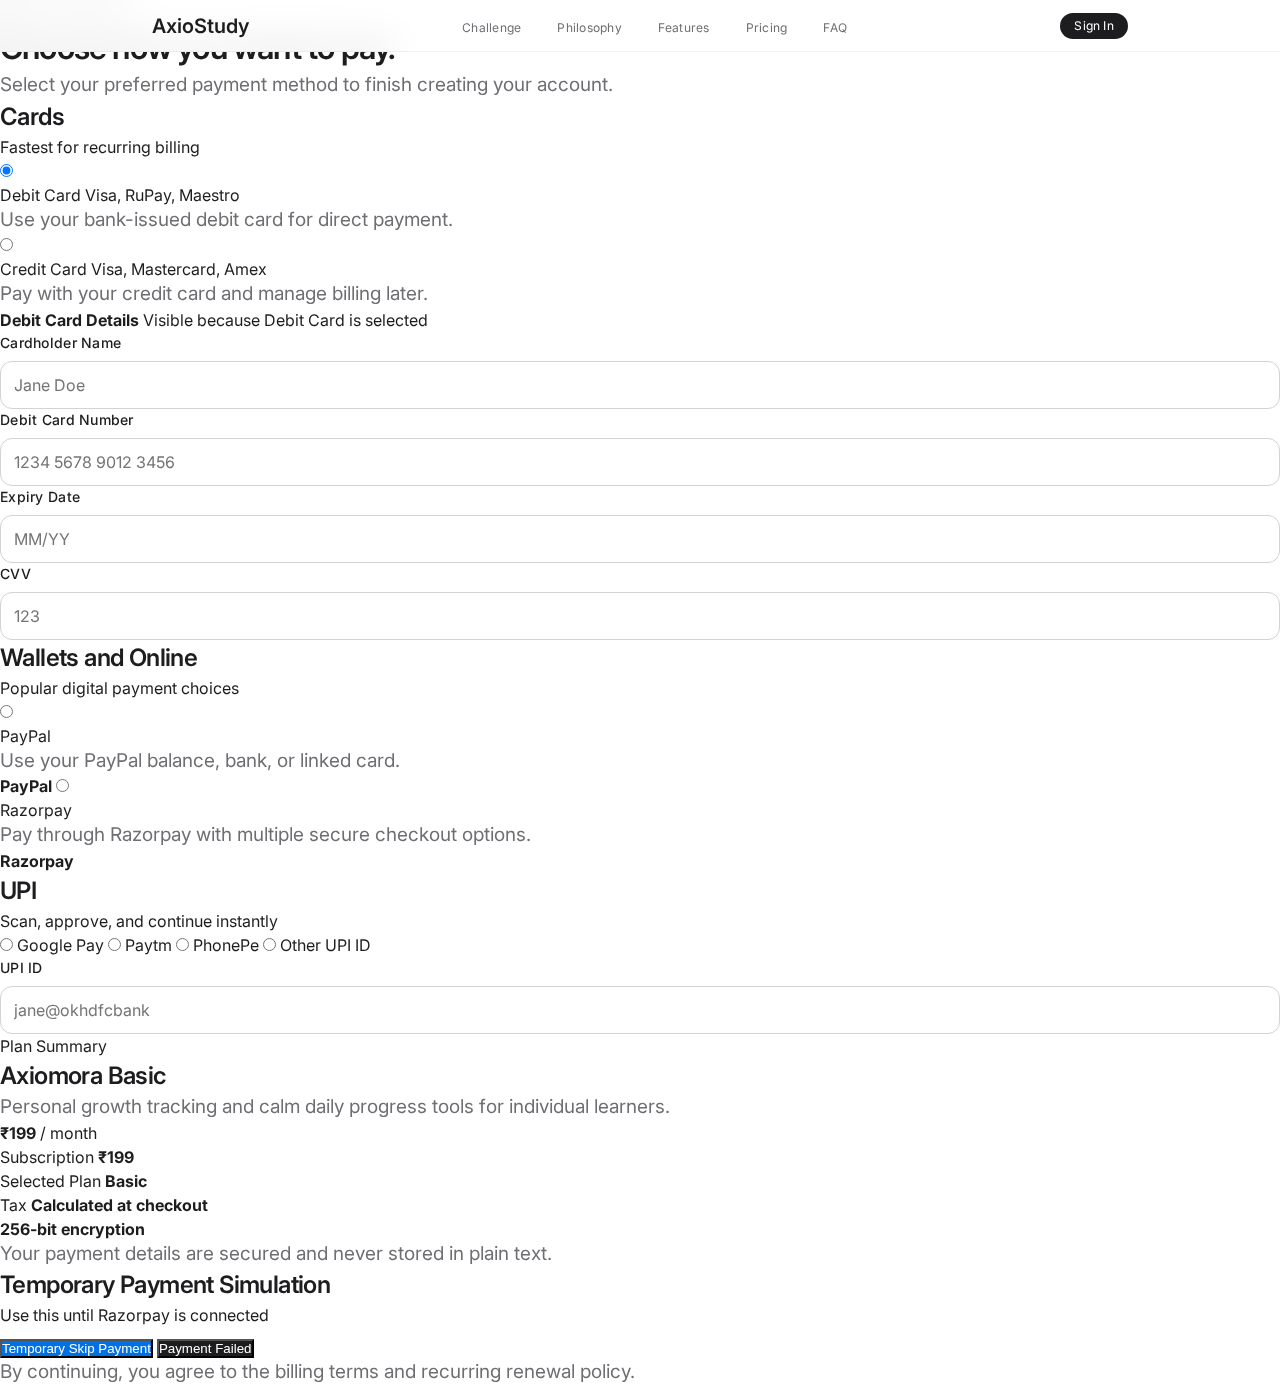
<file: payment.html>
<!DOCTYPE html>
<html lang="en">
<head>
    <meta charset="UTF-8">
    <meta name="viewport" content="width=device-width, initial-scale=1.0, maximum-scale=1.0, user-scalable=no">
    <title>Payment Method | AxioStudy</title>
    <link rel="stylesheet" href="styles.css">
</head>
<body>
    <nav class="nav-bar">
        <div class="nav-content">
            <a href="index.html" class="nav-logo">AxioStudy</a>
            <div class="nav-links">
                <a href="index.html#problem">Challenge</a>
                <a href="index.html#solution">Philosophy</a>
                <a href="index.html#features">Features</a>
                <a href="pricing.html">Pricing</a>
                <a href="index.html#faq">FAQ</a>
            </div>
            <a href="signin.html" class="nav-btn">Sign In</a>
        </div>
    </nav>

    <main class="payment-page">
        <section class="payment-shell">
            <div class="payment-header">
                <span class="payment-kicker">Secure Checkout</span>
                <h1>Choose how you want to pay.</h1>
                <p>Select your preferred payment method to finish creating your account.</p>
            </div>

            <div class="payment-layout">
                <div class="payment-panel">
                    <div class="payment-section">
                        <div class="payment-section-head">
                            <h2>Cards</h2>
                            <span>Fastest for recurring billing</span>
                        </div>

                        <div class="payment-options-grid">
                            <label class="payment-option-card" data-card-option="debit">
                                <input type="radio" name="paymentMethod" value="debit" checked>
                                <div class="payment-option-top">
                                    <span class="payment-option-title">Debit Card</span>
                                    <span class="payment-chip">Visa, RuPay, Maestro</span>
                                </div>
                                <p>Use your bank-issued debit card for direct payment.</p>
                            </label>

                            <label class="payment-option-card" data-card-option="credit">
                                <input type="radio" name="paymentMethod" value="credit">
                                <div class="payment-option-top">
                                    <span class="payment-option-title">Credit Card</span>
                                    <span class="payment-chip">Visa, Mastercard, Amex</span>
                                </div>
                                <p>Pay with your credit card and manage billing later.</p>
                            </label>
                        </div>

                        <div class="payment-card-form" data-card-panel="debit">
                            <div class="payment-card-form-header">
                                <strong>Debit Card Details</strong>
                                <span>Visible because Debit Card is selected</span>
                            </div>
                            <div class="form-group">
                                <label class="form-label">Cardholder Name</label>
                                <input type="text" class="form-input" placeholder="Jane Doe">
                            </div>
                            <div class="form-group">
                                <label class="form-label">Debit Card Number</label>
                                <input type="text" class="form-input" placeholder="1234 5678 9012 3456">
                            </div>
                            <div class="payment-inline-fields">
                                <div class="form-group">
                                    <label class="form-label">Expiry Date</label>
                                    <input type="text" class="form-input" placeholder="MM/YY">
                                </div>
                                <div class="form-group">
                                    <label class="form-label">CVV</label>
                                    <input type="password" class="form-input" placeholder="123">
                                </div>
                            </div>
                        </div>

                        <div class="payment-card-form" data-card-panel="credit" hidden>
                            <div class="payment-card-form-header">
                                <strong>Credit Card Details</strong>
                                <span>Visible because Credit Card is selected</span>
                            </div>
                            <div class="form-group">
                                <label class="form-label">Cardholder Name</label>
                                <input type="text" class="form-input" placeholder="Jane Doe">
                            </div>
                            <div class="form-group">
                                <label class="form-label">Credit Card Number</label>
                                <input type="text" class="form-input" placeholder="1234 5678 9012 3456">
                            </div>
                            <div class="payment-inline-fields">
                                <div class="form-group">
                                    <label class="form-label">Expiry Date</label>
                                    <input type="text" class="form-input" placeholder="MM/YY">
                                </div>
                                <div class="form-group">
                                    <label class="form-label">CVV</label>
                                    <input type="password" class="form-input" placeholder="123">
                                </div>
                            </div>
                            <div class="form-group">
                                <label class="form-label">Billing ZIP / Postal Code</label>
                                <input type="text" class="form-input" placeholder="400001">
                            </div>
                        </div>
                    </div>

                    <div class="payment-section">
                        <div class="payment-section-head">
                            <h2>Wallets and Online</h2>
                            <span>Popular digital payment choices</span>
                        </div>

                        <div class="payment-options-stack">
                            <label class="payment-row-option">
                                <input type="radio" name="paymentMethod" value="paypal">
                                <div>
                                    <span class="payment-option-title">PayPal</span>
                                    <p>Use your PayPal balance, bank, or linked card.</p>
                                </div>
                                <strong>PayPal</strong>
                            </label>

                            <label class="payment-row-option">
                                <input type="radio" name="paymentMethod" value="razorpay">
                                <div>
                                    <span class="payment-option-title">Razorpay</span>
                                    <p>Pay through Razorpay with multiple secure checkout options.</p>
                                </div>
                                <strong>Razorpay</strong>
                            </label>
                        </div>
                    </div>

                    <div class="payment-section">
                        <div class="payment-section-head">
                            <h2>UPI</h2>
                            <span>Scan, approve, and continue instantly</span>
                        </div>

                        <div class="upi-grid">
                            <label class="upi-card">
                                <input type="radio" name="paymentMethod" value="gpay">
                                <span class="upi-name">Google Pay</span>
                            </label>
                            <label class="upi-card">
                                <input type="radio" name="paymentMethod" value="paytm">
                                <span class="upi-name">Paytm</span>
                            </label>
                            <label class="upi-card">
                                <input type="radio" name="paymentMethod" value="phonepe">
                                <span class="upi-name">PhonePe</span>
                            </label>
                            <label class="upi-card">
                                <input type="radio" name="paymentMethod" value="upi">
                                <span class="upi-name">Other UPI ID</span>
                            </label>
                        </div>

                        <div class="form-group">
                            <label class="form-label">UPI ID</label>
                            <input type="text" class="form-input" placeholder="jane@okhdfcbank">
                        </div>
                    </div>
                </div>

                <aside class="payment-summary-card">
                    <div class="payment-summary-top">
                        <span class="payment-summary-label">Plan Summary</span>
                        <h2 id="paymentPlanName">AxioStudy Basic</h2>
                        <p id="paymentPlanDescription">Personal growth tracking and calm daily progress tools for individual learners.</p>
                    </div>

                    <div class="payment-summary-price">
                        <strong id="paymentPlanPrice">₹199</strong>
                        <span id="paymentPlanPeriod">/ month</span>
                    </div>

                    <div class="payment-summary-list">
                        <div>
                            <span>Subscription</span>
                            <strong id="paymentSubscriptionValue">₹199</strong>
                        </div>
                        <div>
                            <span>Selected Plan</span>
                            <strong id="paymentSelectedTier">Basic</strong>
                        </div>
                        <div>
                            <span>Tax</span>
                            <strong>Calculated at checkout</strong>
                        </div>
                    </div>

                    <div class="payment-secure-note">
                        <strong>256-bit encryption</strong>
                        <p>Your payment details are secured and never stored in plain text.</p>
                    </div>

                    <button type="button" class="btn-primary payment-submit">Pay Securely</button>
                    <p class="payment-footer-note">By continuing, you agree to the billing terms and recurring renewal policy.</p>
                </aside>
            </div>
        </section>
    </main>
    <script src="payment.js"></script>
</body>
</html>
</file>
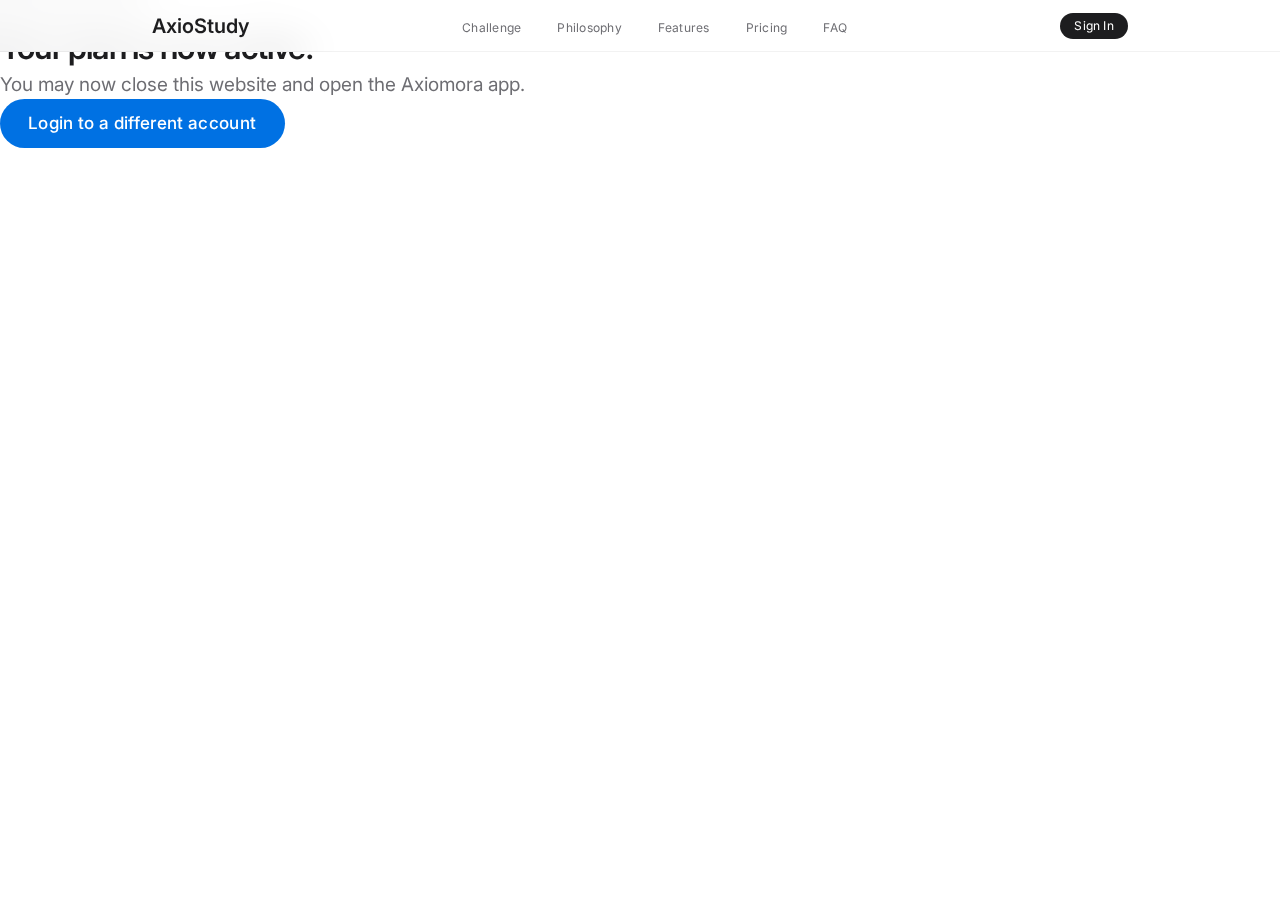
<file: success.html>
<!DOCTYPE html>
<html lang="en">
<head>
    <meta charset="UTF-8">
    <meta name="viewport" content="width=device-width, initial-scale=1.0, maximum-scale=1.0, user-scalable=no">
    <title>Plan Activated | Axiomora</title>
    <link rel="stylesheet" href="styles.css">
</head>
<body>
    <nav class="nav-bar">
        <div class="nav-content">
            <a href="index.html" class="nav-logo">AxioStudy</a>
            <div class="nav-links">
                <a href="index.html#problem">Challenge</a>
                <a href="index.html#solution">Philosophy</a>
                <a href="index.html#features">Features</a>
                <a href="pricing.html">Pricing</a>
                <a href="index.html#faq">FAQ</a>
            </div>
            <a href="signin.html" class="nav-btn">Sign In</a>
        </div>
    </nav>

    <main class="payment-page">
        <section class="payment-shell">
            <div class="payment-header">
                <span class="payment-kicker">Subscription Active</span>
                <h1>Your plan is now active.</h1>
                <p>You may now close this website and open the Axiomora app.</p>
                <p id="successEmail"></p>
                <a href="signin.html" class="btn btn-primary">Login to a different account</a>
            </div>
        </section>
    </main>

    <script>
        const params = new URLSearchParams(window.location.search);
        const email = params.get('email') || '';
        const emailTarget = document.querySelector('#successEmail');

        if (emailTarget && email) {
            emailTarget.textContent = email;
        }
    </script>
</body>
</html>
</file>
<file: styles.css>
@import url('https://fonts.googleapis.com/css2?family=Inter:wght@300;400;500;600;700&display=swap');

/* APPLE DESIGN SYSTEM - LIGHT THEME */
:root {
    --bg-white: #FFFFFF;
    --bg-light: #FFFAFA;
    --text-primary: #1D1D1F;
    --text-secondary: #6E6E73;
    --accent-blue: #0071E3;
    --accent-blue-hover: #0077ED;
    --accent-green: #30D158;
    --accent-red: #FF3B30;
    --accent-dark-green: #15803d;
    --shadow-apple: 0 4px 10px rgba(0, 0, 0, 0.06), 0 20px 40px rgba(0, 0, 0, 0.08);
}

* {
    margin: 0;
    padding: 0;
    box-sizing: border-box;
}

body {
    font-family: "Inter", -apple-system, BlinkMacSystemFont, "Segoe UI", Roboto, Helvetica, Arial, sans-serif;
    background-color: var(--bg-white);
    color: var(--text-primary);
    line-height: 1.5;
    overflow-x: hidden;
    -webkit-font-smoothing: antialiased;
    -moz-osx-font-smoothing: grayscale;
    text-rendering: optimizeLegibility;
    letter-spacing: 0em;
}

/* UTILITIES */
.container { max-width: 1024px; margin: 0 auto; padding: 0 24px; }
.container.narrow { max-width: 700px; }
.bg-white { background-color: var(--bg-white); }
.bg-grey { background-color: var(--bg-grey); }
.bg-light { background-color: var(--bg-light); }
.center-text { text-align: center; }
.overflow-hidden { overflow: hidden; }

/* TYPOGRAPHY */
h1, h2, h3 { font-weight: 600; letter-spacing: -0.025em; }
p { color: var(--text-secondary); font-size: 19px; font-weight: 400; line-height: 1.4; letter-spacing: 0em; }

.section-title { font-size: 54px; margin-bottom: 16px; text-align: center; letter-spacing: -0.03em; }

.section-desc { font-size: 21px; max-width: 640px; margin: 0 auto 40px; text-align: center;letter-spacing: -0.02em;}

/* CINEMATIC TEXT STYLES */
.cinematic-section {
    position: relative;
    /* overflow: hidden; Removed to allow text to zoom freely */
}

.cinematic-wrapper {
    position: absolute;
    top: 0; left: 0; width: 100%; height: 100vh; /* Force full viewport height for centering */
    display: flex; align-items: center; justify-content: center;
    z-index: 10;
    pointer-events: none; /* Allow clicks to pass through if needed, though usually pinned */
    overflow: visible;
}

.cinematic-text {
    font-size: 4rem; /* Initial size matching JS */
    font-weight: 600;
    text-align: center;
    color: var(--text-primary);
    width: max-content;
    white-space: nowrap;
    max-width: none;
    padding: 0 20px;
    line-height: 1.1;
    letter-spacing: -0.04em;
    opacity: 0; /* Hidden by default, handled by GSAP */
    transform-origin: center center;
}

/* Ensure content is hidden initially for the reveal */
.section-content {
    opacity: 0;
}

/* NAVIGATION */
.nav-bar {
    position: fixed; top: 0; width: 100%; height: 52px;
    background: rgba(255, 255, 255, 0.8); backdrop-filter: saturate(180%) blur(20px);
    z-index: 1000; border-bottom: 1px solid rgba(0,0,0,0.05);
}
.nav-content {
    max-width: 1024px; margin: 0 auto; height: 100%;
    display: flex; align-items: center; justify-content: space-between; padding: 0 24px;
}
.nav-logo { font-weight: 600; font-size: 20px; color: var(--text-primary); text-decoration: none; }
.nav-links a {
    font-size: 12px; color: var(--text-secondary); text-decoration: none; margin: 0 16px;
    transition: color 0.2s;
    letter-spacing: 0.02em;
}
.nav-links a:hover { color: var(--accent-blue); }
.nav-btn {
    background: var(--text-primary); color: #fff; padding: 4px 14px; border-radius: 99px;
    font-size: 12px; text-decoration: none; transition: opacity 0.2s;
    letter-spacing: 0.02em;
}
.nav-btn:hover { opacity: 0.8; }
.nav-back {
    font-size: 14px; color: var(--text-secondary); text-decoration: none;
    transition: color 0.2s;
}
.nav-back:hover { color: var(--text-primary); }

/* Hero Section */
.hero-section {
    min-height: 100vh;
    display: flex;
    align-items: center;
    padding: 0;
    text-align: center;
    background: var(--bg-grey);
}

.section { padding: 120px 0; }

.intro-section {
    padding-top: 280px;
    padding-bottom: 40px;
    background: var(--bg-grey);
    text-align: center;
}

.hero-visual {
    position: relative;
    width: 100%;
    max-width: 900px;
    margin: 0 auto;
    background: transparent;
    line-height: 0;
    pointer-events: none;
}

.hero-visual video {
    width: 100%;
    height: auto;
    object-fit: contain;
    display: block;
}

.hero-content {
    width: 100%;
    z-index: 2;
}

.hero-headline {
    font-size: 64px;
    line-height: 1.05;
    margin-bottom: 20px;
    letter-spacing: -0.04em;
}

@media(max-width: 500px){
    .hero-subtext {
    font-size: 20px;
    max-width: 700px;
    margin: 0 auto 24px;
}
}
@media(min-width: 501px) and (max-width: 1200px){
    .hero-subtext {
    font-size: 20px;
    max-width: 700px;
    margin: 0 auto 24px;
}
}
@media(min-width: 1201px){
    .hero-subtext {
    font-size: 22px;
    max-width: 700px;
    margin: 0 auto 24px;
}
}
.hero-credibility {
    font-size: 17px;
    color: var(--text-secondary);
    margin-bottom: 40px;
    font-weight: 500;
}

.hero-visual-container {
    margin-top: 40px;
    display: flex;
    justify-content: center;
}

.visual-reveal-section {
    padding: 80px 0 120px;
    background: var(--bg-grey);
}

.hero-mockup {
    width: 800px; height: 500px; background: #fff;
    border-radius: 24px; box-shadow: 0 20px 40px rgba(0,0,0,0.12);
    width: 800px; height: 500px; background: #FFFFFF;
    border-radius: 24px; box-shadow: var(--shadow-apple);
    border: 1px solid rgba(0,0,0,0.05); overflow: hidden; position: relative;
}

.screen-content { padding: 40px; height: 100%; display: flex; flex-direction: column; }

.ui-header { font-size: 24px; font-weight: 600; margin-bottom: 40px; text-align: center; }

.widget-progress-container {
    flex: 1;
    width: 100%;
    position: relative;
    margin-bottom: 30px;
    overflow: hidden;
}
.widget-progress-svg {
    width: 100%;
    height: 100%;
    min-height: 200px;
}

.ui-caption {
    text-align: center;
    font-size: 14px;
    color: var(--text-secondary);
    margin-bottom: 20px;
    font-style: italic;
}

.ui-stats { display: flex; gap: 20px; }

.ui-stat-box {
    flex: 1; background: var(--bg-grey); padding: 20px; border-radius: 16px; text-align: center;
    flex: 1; background: #F5F5F7; padding: 20px; border-radius: 16px; text-align: center;
}
.ui-stat-box span { display: block; font-size: 14px; color: var(--text-secondary); margin-bottom: 4px; }
.ui-stat-box strong { font-size: 28px; font-weight: 600; }

.section-transition {
    font-size: 19px;
    color: var(--text-primary);
    margin-top: 20px;
    font-weight: 500;
}

/* PROBLEM GRID */
.grid-3 {
    display: grid; grid-template-columns: repeat(3, 1fr); gap: 30px; margin-top: 60px;
}
.info-tile {
    background: var(--bg-white); padding: 40px 30px; border-radius: 24px;
    box-shadow: 0 2px 8px rgba(0,0,0,0.04); text-align: center;
    background: #FFFFFF; padding: 40px 30px; border-radius: 24px;
    box-shadow: var(--shadow-apple); text-align: center;
    transition: transform 0.3s ease, box-shadow 0.3s ease;
}
.info-tile:hover { transform: translateY(-5px); box-shadow: 0 10px 30px rgba(0,0,0,0.08); }
.info-tile:hover { transform: translateY(-5px); box-shadow: 0 25px 50px rgba(0,0,0,0.12); }
.tile-icon { font-size: 40px; margin-bottom: 20px; }
.info-tile h3 { font-size: 24px; margin-bottom: 12px; }
.info-tile p { font-size: 17px; }

/* Solution Section */
.row-layout { display: flex; align-items: center; gap: 80px; }
.content-side { flex: 1; text-align: center; }
.visual-side { flex: 1; display: flex; justify-content: center; }
.feature-list { list-style: none; margin-top: 30px; display: inline-block; text-align: left; }
.feature-list li {
    font-size: 19px; color: var(--text-primary); margin-bottom: 12px;
    padding-left: 24px; position: relative;
}
.feature-list li::before {
    content: "•"; color: var(--accent-blue); position: absolute; left: 0; font-weight: bold;
}

.abstract-ui-panel {
    width: 360px; height: 460px; background: var(--bg-white);
    border-radius: 24px; box-shadow: 0 20px 40px rgba(0,0,0,0.12); padding: 30px;
    width: 360px; height: 460px; background: #FFFFFF;
    border-radius: 24px; box-shadow: var(--shadow-apple); padding: 30px;
    display: flex; flex-direction: column;
}
.panel-header { font-weight: 600; margin-bottom: 20px; text-align: center; }

.widget-insight-split {
    display: flex;
    flex: 1;
    gap: 20px;
}

.insight-col { flex: 1; display: flex; flex-direction: column; justify-content: center; }
.insight-col.left { border-right: 1px solid #000000; padding-right: 20px; }
.insight-col.right { padding-left: 10px; }

.insight-label { font-size: 12px; font-weight: 600; color: var(--text-secondary); margin-bottom: 16px; text-transform: uppercase; letter-spacing: 0.04em; }
.insight-bar-group { display: flex; flex-direction: column; gap: 12px; margin-bottom: 20px; }
.insight-bar-label { font-size: 13px; color: var(--text-secondary); margin-bottom: 4px; }
.insight-bar { height: 6px; background: var(--bg-grey); border-radius: 3px; width: 100%; overflow: hidden; }
.bar-fill { height: 100%; background: #8E8E93; border-radius: 3px; }

.insight-status { font-size: 14px; color: var(--text-secondary); font-weight: 500; margin-top: auto; }
.insight-status.optimistic { color: var(--accent-green); }

.insight-curve-svg { width: 100%; height: 100px; }
.insight-curve-path { stroke-dasharray: 200; stroke-dashoffset: 200; }

/* Features Section */
.clarity-grid {
    display: grid;
    grid-template-columns: repeat(3, 1fr);
    gap: 24px;
    margin-top: 60px;
}
.clarity-card {
    background: #FFFFFF; border-radius: 28px; padding: 40px;
    position: relative; overflow: hidden; box-shadow: var(--shadow-apple);
    display: flex; flex-direction: column;
}
.clarity-card:hover { box-shadow: 0 25px 50px rgba(0,0,0,0.12); }
.clarity-card.large { grid-column: span 3; }
.clarity-card.medium { grid-column: span 2; }
.clarity-card.small { grid-column: span 1; }

.card-header { margin-bottom: 24px; }
.card-header h3 { font-size: 24px; margin-bottom: 6px; }
.card-header p { font-size: 15px; color: var(--text-secondary); }

/* Widget 2: Task Completion Rate */
.task-header { font-weight: 700; font-size: 18px; color: #1D1D1F; margin-bottom: 20px; text-align: left; }
.task-main { display: flex; flex-direction: column; align-items: center; justify-content: center; margin-bottom: 20px; gap: 16px; }
.task-text-block { font-size: 15px; color: #4B5563; font-weight: 500; text-align: center; }
.task-chart-block { position: relative; width: 120px; height: 120px; }
.task-donut-svg { width: 100%; height: 100%; }
.task-center-text { position: absolute; top: 50%; left: 50%; transform: translate(-50%, -50%); text-align: center; }
.task-percent { font-size: 28px; font-weight: 700; color: #1D1D1F; line-height: 1; }
.task-label { font-size: 12px; font-weight: 500; color: #1E3A8A; }
.task-footer { margin-top: auto; }
.task-divider { height: 1px; background-color: #E5E7EB; width: 100%; margin-bottom: 12px; }
.task-footer-text { font-size: 13px; color: #9CA3AF; text-align: left; }

/* Widget: Growth Over Weeks */
.widget-growth-weeks {
    background: linear-gradient(to bottom right, #F0F9FF, #FFFFFF); /* Light blue-gray gradient hint */
}
.growth-header { font-weight: 700; font-size: 24px; color: #1D1D1F; margin-bottom: 30px; text-align: left; }
.growth-chart-area { width: 100%; height: 250px; margin-bottom: 30px; }
.growth-chart-svg { width: 100%; height: 100%; overflow: visible; }
.growth-label { font-size: 12px; fill: #6B7280; font-weight: 500; }
.growth-stats-row { display: flex; justify-content: space-between; align-items: center; margin-bottom: 20px; }
.growth-stat-block { display: flex; align-items: center; gap: 12px; flex: 1; justify-content: center; }
.stat-icon {
    width: 40px; height: 40px; background-color: #DBEAFE; border-radius: 50%;
    display: flex; align-items: center; justify-content: center;
    font-size: 20px; color: #1E3A8A;
}
.stat-text { display: flex; flex-direction: column; align-items: flex-start; }
.stat-label { font-size: 12px; color: #6B7280; font-weight: 500; }
.stat-value { font-size: 20px; font-weight: 700; color: #1D1D1F; }
.stat-divider { width: 1px; height: 40px; background-color: #E5E7EB; }
.growth-footer { text-align: center; font-size: 14px; color: #9CA3AF; margin-top: 20px; }

/* Responsive adjustments for Growth Widget */
@media (max-width: 768px) {
    .growth-stats-row { flex-direction: column; gap: 20px; align-items: flex-start; }
    .growth-stat-block { justify-content: flex-start; width: 100%; }
    .stat-divider { display: none; }
}

/* Widget 3: Time vs Improvement */
.widget-scatter { flex: 1; position: relative; min-height: 200px; display: flex; flex-direction: column; }
.scatter-svg { flex: 1; width: 100%; }
.scatter-labels { display: flex; justify-content: space-between; font-size: 12px; color: var(--text-secondary); margin-top: 10px; }

/* Widget 4: Weekly Review */
.widget-review { display: flex; flex-direction: column; gap: 16px; flex: 1; }
.review-btn { background: var(--text-primary); color: #fff; border: none; padding: 10px; border-radius: 12px; font-size: 14px; cursor: pointer; }
.review-checklist { display: flex; flex-direction: column; gap: 8px; }
.check-item { display: flex; align-items: center; gap: 8px; font-size: 14px; color: var(--text-secondary); opacity: 0; transform: translateX(-10px); }
.check-icon { color: var(--accent-green); font-weight: bold; }
.review-date { font-size: 12px; color: var(--text-secondary); margin-top: auto; }

/* Widget 5: Weekly Hours */
.widget-weekly-hours { flex: 1; display: flex; align-items: flex-end; }
.hours-chart { display: flex; justify-content: space-between; align-items: flex-end; width: 100%; height: 150px; position: relative; }
.hour-bar-col { display: flex; flex-direction: column; align-items: center; gap: 6px; flex: 1; height: 100%; justify-content: flex-end; }
.hour-bar { width: 8px; background: linear-gradient(to top, #4DA3FF, #30D158); border-radius: 4px; transform: scaleY(0); transform-origin: bottom; }
.hour-bar-col span { font-size: 12px; color: var(--text-secondary); }
.goal-line { position: absolute; top: 30%; width: 100%; height: 1px; border-top: 1px dashed #D1D1D6; opacity: 0; }

/* Widget 6: Morning Focus */
.widget-focus-check { display: flex; flex-direction: column; gap: 16px; flex: 1; }
.focus-pills { display: flex; gap: 8px; flex-wrap: wrap; }
.focus-pill { background: var(--bg-grey); padding: 6px 12px; border-radius: 99px; font-size: 13px; opacity: 0; }
.focus-slider-track { height: 4px; background: var(--bg-grey); border-radius: 2px; position: relative; margin: 10px 0; }
.focus-slider-thumb { width: 16px; height: 16px; background: var(--accent-blue); border-radius: 50%; position: absolute; top: 50%; left: 0; transform: translate(0, -50%); box-shadow: 0 2px 4px rgba(0,0,0,0.2); }
.focus-log-btn { background: transparent; border: 1px solid var(--text-primary); color: var(--text-primary); padding: 8px; border-radius: 12px; font-size: 13px; cursor: pointer; }

/* Widget 7: Completion Rate */
.widget-completion { display: flex; gap: 20px; align-items: center; flex: 1; }
.completion-bars { flex: 1; display: flex; flex-direction: column; gap: 10px; }
.comp-bar-track { height: 6px; background: var(--bg-grey); border-radius: 3px; width: 100%; overflow: hidden; }
.comp-bar-fill { height: 100%; background: var(--accent-blue); border-radius: 3px; width: 0; }
.completion-circle { width: 60px; height: 60px; position: relative; display: flex; align-items: center; justify-content: center; }
.completion-circle svg { width: 100%; height: 100%; position: absolute; }
.comp-val { font-size: 14px; font-weight: 600; }

/* Widget 8: Growth Summary */
.widget-summary {
    display: flex;
    flex-direction: column;
    gap: 18px;
    flex: 1;
    padding: 22px;
    border-radius: 24px;
    background:
        radial-gradient(circle at top right, rgba(48, 209, 88, 0.16), transparent 34%),
        linear-gradient(180deg, #F8FBFF 0%, #FFFFFF 100%);
    border: 1px solid rgba(17, 24, 39, 0.06);
}
.summary-topline {
    display: flex;
    align-items: flex-start;
    justify-content: space-between;
    gap: 12px;
}
.summary-kicker {
    font-size: 11px;
    font-weight: 700;
    letter-spacing: 0.12em;
    text-transform: uppercase;
    color: #6B7280;
    margin-bottom: 8px;
}
.summary-score-row {
    display: flex;
    align-items: baseline;
    gap: 4px;
    line-height: 1;
}
.summary-score {
    font-size: 44px;
    font-weight: 700;
    letter-spacing: -0.05em;
    color: #111827;
}
.summary-score-unit {
    font-size: 16px;
    font-weight: 600;
    color: #9CA3AF;
}
.summary-trend-pill {
    padding: 8px 12px;
    border-radius: 999px;
    background: rgba(48, 209, 88, 0.12);
    color: #15803D;
    font-size: 12px;
    font-weight: 700;
    white-space: nowrap;
}
.summary-segment-bar {
    display: flex;
    flex-direction: column;
    gap: 10px;
    width: 100%;
}
.sum-seg {
    height: 10px;
    width: 0;
    border-radius: 999px;
    opacity: 1;
}
.sum-seg.s1 { background: linear-gradient(90deg, #0F62FE, #60A5FA); }
.sum-seg.s2 { background: linear-gradient(90deg, #16A34A, #4ADE80); }
.sum-seg.s3 { background: linear-gradient(90deg, #F59E0B, #FBBF24); }
.summary-breakdown {
    display: grid;
    gap: 12px;
}
.summary-metric {
    display: flex;
    align-items: center;
    justify-content: space-between;
    padding: 10px 0;
    border-bottom: 1px solid rgba(17, 24, 39, 0.08);
}
.summary-metric:last-child {
    border-bottom: none;
    padding-bottom: 0;
}
.summary-metric-head {
    display: flex;
    align-items: center;
    gap: 10px;
}
.summary-dot {
    width: 10px;
    height: 10px;
    border-radius: 50%;
    flex-shrink: 0;
}
.summary-dot.s1 { background: #3B82F6; }
.summary-dot.s2 { background: #22C55E; }
.summary-dot.s3 { background: #F59E0B; }
.summary-metric-label {
    font-size: 14px;
    font-weight: 600;
    color: #374151;
}
.summary-metric-value {
    font-size: 14px;
    font-weight: 700;
    color: #111827;
}
.summary-highlight {
    padding: 16px;
    border-radius: 18px;
    background: rgba(255, 255, 255, 0.9);
    box-shadow: inset 0 0 0 1px rgba(17, 24, 39, 0.06);
}
.summary-highlight-label {
    display: block;
    font-size: 11px;
    font-weight: 700;
    letter-spacing: 0.12em;
    text-transform: uppercase;
    color: #6B7280;
    margin-bottom: 6px;
}
.summary-highlight strong {
    display: block;
    font-size: 18px;
    color: #111827;
    margin-bottom: 4px;
}
.summary-highlight p {
    font-size: 13px;
    line-height: 1.5;
    color: #6B7280;
}
.summary-date {
    font-size: 12px;
    color: var(--text-secondary);
    margin-top: auto;
}

/* Performance Section */
.performance-showcase { text-align: center; }

/* Screenshots Section */
.ui-showcase-row {
    display: flex; justify-content: center; gap: 40px; height: 400px; align-items: center;
}
.ui-card-float {
    width: 300px; height: 500px; background: #fff; border-radius: 24px;
    box-shadow: 0 20px 40px rgba(0,0,0,0.12); border: 1px solid rgba(0,0,0,0.05);
    width: 300px; height: 500px; background: #FFFFFF; border-radius: 24px;
    box-shadow: var(--shadow-apple); border: 1px solid rgba(0,0,0,0.05);
}
.ui-card-float.center { transform: scale(1.1); z-index: 2; }
.ui-card-float.left, .ui-card-float.right { transform: scale(0.95); opacity: 0.8; }

/* FAQ Section */
.faq-list { margin-top: 40px; border-top: 1px solid rgba(0,0,0,0.1); }
.faq-item { border-bottom: 1px solid rgba(0,0,0,0.1); }
.faq-question {
    width: 100%; text-align: center; background: none; border: none;
    padding: 24px 0; font-size: 21px; font-weight: 500; color: var(--text-primary);
    cursor: pointer; display: flex; justify-content: center; gap: 10px;
}
.faq-question::after { content: "+"; font-weight: 300; font-size: 24px; }
.faq-item.active .faq-question::after { content: "−"; }
.faq-answer {
    max-height: 0; overflow: hidden; transition: max-height 0.3s ease; text-align: center;
}
.faq-answer p { padding-bottom: 24px; font-size: 17px; }

/* CTA */
.cta-box {
    text-align: center; max-width: 600px; margin: 0 auto;
}
.cta-title { font-size: 56px; margin-bottom: 20px; letter-spacing: -0.035em; }
.cta-text { margin-bottom: 40px; }

.cta-reassurance {
    margin-top: 20px;
    font-size: 15px;
    color: var(--text-secondary);
}

/* Footer */
footer { padding: 160px 0 60px; border-top: 1px solid rgba(0,0,0,0.05); }
.footer-content {
    display: flex; justify-content: space-between; align-items: center;
    font-size: 12px; color: var(--text-secondary);
    letter-spacing: 0.01em;
}
.footer-links a { color: var(--text-secondary); text-decoration: none; margin-left: 20px; }
.footer-links a:hover { text-decoration: underline; }

/* Buttons */
.hero-actions { display: flex; justify-content: center; gap: 20px; margin-bottom: 60px; }
.btn {
    padding: 12px 28px; border-radius: 99px; font-size: 17px; font-weight: 500;
    border: none; cursor: pointer; transition: transform 0.2s, background 0.2s;
    text-decoration: none; display: inline-block;
    letter-spacing: 0.02em;
}
.btn-primary { background: var(--accent-blue); color: #fff; }
.btn-primary:hover { background: var(--accent-blue-hover); }
.btn-link { background: transparent; color: var(--accent-blue); padding: 12px 10px; }
.btn-link:hover { text-decoration: underline; }

/* AUTH PAGE */
.auth-section {
    min-height: 100vh;
    display: flex;
    align-items: center;
    justify-content: center;
    background-color: var(--bg-grey);
    padding: 100px 20px 40px;
}
.auth-card {
    background: #FFFFFF;
    width: 100%;
    max-width: 400px;
    padding: 40px;
    border-radius: 24px;
    box-shadow: var(--shadow-apple);
    text-align: center;
}
.auth-header { margin-bottom: 30px; }
.auth-title { font-size: 32px; margin-bottom: 10px; letter-spacing: -0.025em; }
.auth-subtitle { font-size: 17px; color: var(--text-secondary); }
.auth-form { display: flex; flex-direction: column; gap: 20px; }
.form-group { text-align: left; }
.form-label { display: block; font-size: 14px; font-weight: 500; margin-bottom: 8px; color: var(--text-primary); letter-spacing: 0.02em; }
.form-input {
    width: 100%;
    padding: 13px;
    border: 1px solid #D2D2D7;
    border-radius: 12px;
    font-size: 16px;
    font-family: inherit;
    transition: border-color 0.2s, box-shadow 0.2s;
    outline: none;
}
.form-input:focus {
    border-color: var(--accent-blue);
    box-shadow: 0 0 0 4px rgba(0,113,227,0.1);
}
.auth-button { width: 100%; margin-top: 10px; }
.auth-footer-text {
    margin-top: 24px;
    font-size: 14px;
    color: var(--text-secondary);
}
.auth-link { color: var(--accent-blue); text-decoration: none; font-weight: 500; }
.auth-link:hover { text-decoration: underline; }

/* PRICING PAGE */
.pricing-section {
    padding-top: 120px;
    background: var(--bg-grey);
    min-height: 100vh;
    padding-bottom: 80px;
}
.pricing-header { text-align: center; margin-bottom: 30px; }
.pricing-toggles {
    display: flex; justify-content: center; gap: 20px;
    margin-bottom: 50px;
    position: sticky;
    top: 52px; /* Height of nav-bar */
    z-index: 900;
    padding: 16px 0;
    background-color: rgba(255, 245, 245, 0.85); /* Matches bg-grey with opacity */
    backdrop-filter: saturate(180%) blur(20px);
    transition: box-shadow 0.3s ease;
}
.pricing-toggles.sticky-active {
    box-shadow: 0 1px 0 rgba(0,0,0,0.05);
}
.toggle-group {
    background: #E5E5E7; padding: 4px; border-radius: 99px;
    display: inline-flex; position: relative;
}
.toggle-btn {
    padding: 8px 20px; border-radius: 99px; border: none; background: transparent;
    font-size: 14px; font-weight: 500; color: var(--text-secondary);
    cursor: pointer; transition: all 0.3s ease;
}
.toggle-btn.active {
    background: #FFFFFF; color: var(--text-primary);
    box-shadow: 0 2px 4px rgba(0,0,0,0.1);
}
.plan-group-title {
    text-align: center; font-size: 20px; font-weight: 600;
    margin-bottom: 24px; color: var(--text-secondary);
}
.pricing-grid {
    display: grid; grid-template-columns: repeat(auto-fit, minmax(300px, 1fr));
    gap: 30px; max-width: 800px; margin: 0 auto 60px;
}
.pricing-grid.single-col { max-width: 400px; }
.pricing-card {
    background: #FFFFFF; border-radius: 24px; padding: 40px;
    box-shadow: var(--shadow-apple); display: flex; flex-direction: column;
    transition: transform 0.3s ease, box-shadow 0.3s ease;
}
.pricing-card:hover {
    transform: translateY(-4px); box-shadow: 0 25px 50px rgba(0,0,0,0.12);
}
.plan-name { font-size: 20px; font-weight: 600; margin-bottom: 10px; }
.plan-original-price {
    font-size: 15px;
    color: #8E8E93;
    text-decoration: line-through;
    min-height: 24px;
    margin-bottom: 2px;
    opacity: 0;
    transition: opacity 0.3s ease;
}
.plan-original-price.visible { opacity: 1; }
.price-wrapper {
    display: flex;
    align-items: baseline;
    gap: 6px;
    margin-bottom: 5px;
}
.plan-price {
    font-size: 42px; font-weight: 700; margin-bottom: 0; color: var(--text-primary);
}
.plan-period { font-size: 20px; color: var(--text-secondary); margin-bottom: 0; font-weight: 500; }
.plan-savings {
    font-size: 18px;
    font-weight: 600;
    margin-bottom: 22px;
    min-height: 24px;
}
.plan-features { list-style: none; margin-bottom: 40px; flex: 1; text-align: left; }
.plan-features li {
    margin-bottom: 12px; font-size: 15px; color: var(--text-secondary);
    padding-left: 24px; position: relative;
}
.plan-features li::before {
    content: "✓"; position: absolute; left: 0; color: var(--accent-blue); font-weight: bold;
}
.full-width { width: 100%; text-align: center; }
.cancel-text {
    text-align: center; font-size: 13px; color: var(--text-secondary);
    margin-top: 12px; margin-bottom: 0;
}
.trust-section {
    text-align: center; max-width: 600px; margin: 0 auto;
    padding: 40px 20px 0; border-top: 1px solid rgba(0,0,0,0.05);
}
.trust-section h3 { font-size: 21px; margin-bottom: 16px; }
.trust-text { font-size: 15px; line-height: 1.6; color: var(--text-secondary); }

/* SIGNUP PAGE SPECIFIC */
.nav-simple { padding: 20px 40px; display: flex; align-items: center; }

.signup-container {
    max-width: 1000px;
    margin: 100px auto 40px;
    padding: 20px;
    min-height: 600px;
    position: relative;
}

.header-center { text-align: center; margin-bottom: 50px; }
.header-center h1 { font-size: 3rem; margin-bottom: 10px; letter-spacing: -0.02em; }
.header-center p { color: var(--text-secondary); font-size: 1.2rem; }

.form-wrapper {
    display: block;
    max-width: 540px;
    margin: 0 auto;
    background: var(--bg-white);
    padding: 40px;
    border-radius: 24px;
    box-shadow: 0 4px 10px rgba(0, 0, 0, 0.06), 0 20px 40px rgba(0, 0, 0, 0.08);
}

.signup-container .form-group {
    margin-bottom: 23px;
}

.back-link {
    display: inline-flex; align-items: center; gap: 5px;
    color: var(--text-secondary); cursor: pointer;
    margin-bottom: 20px; font-size: 0.9rem;
    background: none; border: none; padding: 0;
}
.back-link:hover { color: var(--accent-blue); }

.auth-options { display: grid; grid-template-columns: 1fr 1fr; gap: 15px; margin-bottom: 30px; }
.btn-social {
    padding: 12px; border: 1px solid #d2d2d7; border-radius: 12px;
    background: white; cursor: pointer; font-weight: 500;
    display: flex; align-items: center; justify-content: center; gap: 8px;
    transition: background 0.2s;
}
.btn-social:hover { background: #f5f5f7; }

.divider { text-align: center; margin: 30px 0; color: var(--text-secondary); font-size: 0.85rem; position: relative; }
.divider::before, .divider::after {
    content: ""; position: absolute; top: 50%; width: 28%; height: 1px; background: #e5e5e5;
}
.divider::before { left: 0; } .divider::after { right: 0; }

/* Signup Button Override */
.signup-container .btn-primary {
    width: 100%; padding: 16px; background: var(--accent-blue); color: white;
    border: none; border-radius: 12px; font-size: 1.05rem; font-weight: 600;
    cursor: pointer; margin-top: 10px; transition: opacity 0.2s;
    display: block;
}
.signup-container .btn-primary:disabled { opacity: 0.5; cursor: not-allowed; }
.signup-container .btn-primary:hover:not(:disabled) { opacity: 0.9; }

.hidden { display: none; }
.fade-in { animation: fadeIn 0.5s ease forwards; }
@keyframes fadeIn { from { opacity: 0; transform: translateY(10px); } to { opacity: 1; transform: translateY(0); } }

/* =========================================
   RESPONSIVE SYSTEM
   Desktop First: Overrides for smaller screens
   ========================================= */

/* Tablet & Small Laptop (≤1024px) */
@media (max-width: 1024px) {
    .container { padding: 0 30px; }
    
    /* Fluid Hero Mockup */
    .hero-mockup {
        max-width: 100%;
        height: auto;
        aspect-ratio: 800/500;
    }
    
    /* Tablet Hero Video Sizing */
    .hero-visual { max-width: 100%; }

    /* Adjust Row Layouts */
    .row-layout { gap: 40px; }
    
    /* Pricing Grid - Ensure it wraps if needed */
    .pricing-grid { padding: 0 20px; }
}

/* Tablet Portrait & Large Mobile (≤900px) */
@media (max-width: 900px) {
    /* Stack Solution Section */
    .row-layout { flex-direction: column; }
    .visual-side { width: 100%; }
    
    /* Fluid Abstract Panel */
    .abstract-ui-panel {
        width: 100%;
        max-width: 400px;
        height: auto;
        min-height: 460px;
    }

    /* Stack Clarity Grid */
    .clarity-grid { grid-template-columns: 1fr; }
    .clarity-card.large, 
    .clarity-card.medium, 
    .clarity-card.small { grid-column: span 1; }
}

/* Mobile (≤768px) */
@media (max-width: 768px) {
    /* Typography Scaling */
    .hero-headline { font-size: 42px; }
    .section-title { font-size: 34px; }
    .cinematic-text { font-size: 2.25rem; white-space: normal; }
    
    /* Layout Stacking */
    .grid-3 { grid-template-columns: 1fr; }
    
    /* UI Showcase Stacking */
    .ui-showcase-row {
        flex-direction: column;
        height: auto;
        gap: 30px;
        padding: 40px 0;
    }
    .ui-card-float {
        width: 100%;
        max-width: 320px;
        height: 400px;
    }
    .ui-card-float.center { transform: none; }
    .ui-card-float.left, .ui-card-float.right { transform: none; opacity: 1; }

    /* Navigation */
    .nav-links { display: none; }
    .nav-content { padding: 0 20px; }
    
    /* Forms & Auth Containers */
    .signup-container { margin-top: 80px; padding: 16px; }
    .form-wrapper, .auth-card { padding: 24px; max-width: 100%; }
    .header-center h1 { font-size: 2.2rem; }
    .auth-section { padding-top: 80px; }
    
    /* Pricing Toggles */
    .pricing-toggles { top: 52px; flex-wrap: wrap; justify-content: center; }

    .summary-topline {
        flex-direction: column;
        align-items: flex-start;
    }
}

/* Small Mobile (≤480px) */
@media (max-width: 480px) {
    .hero-headline { font-size: 36px; }
    .hero-subtext { font-size: 18px; }
    .cinematic-text { font-size: 2rem; }
    
    /* Full Width Buttons & Inputs */
    .btn, .form-input { width: 100%; }
    .hero-actions { flex-direction: column; gap: 12px; }
    .btn-link { text-align: center; }
    
    /* Stack Auth Options */
    .auth-options { grid-template-columns: 1fr; }
    
    /* Footer Stacking */
    .footer-content { flex-direction: column; gap: 20px; text-align: center; }
    .footer-links a { margin: 0 10px; }
}
</file>
